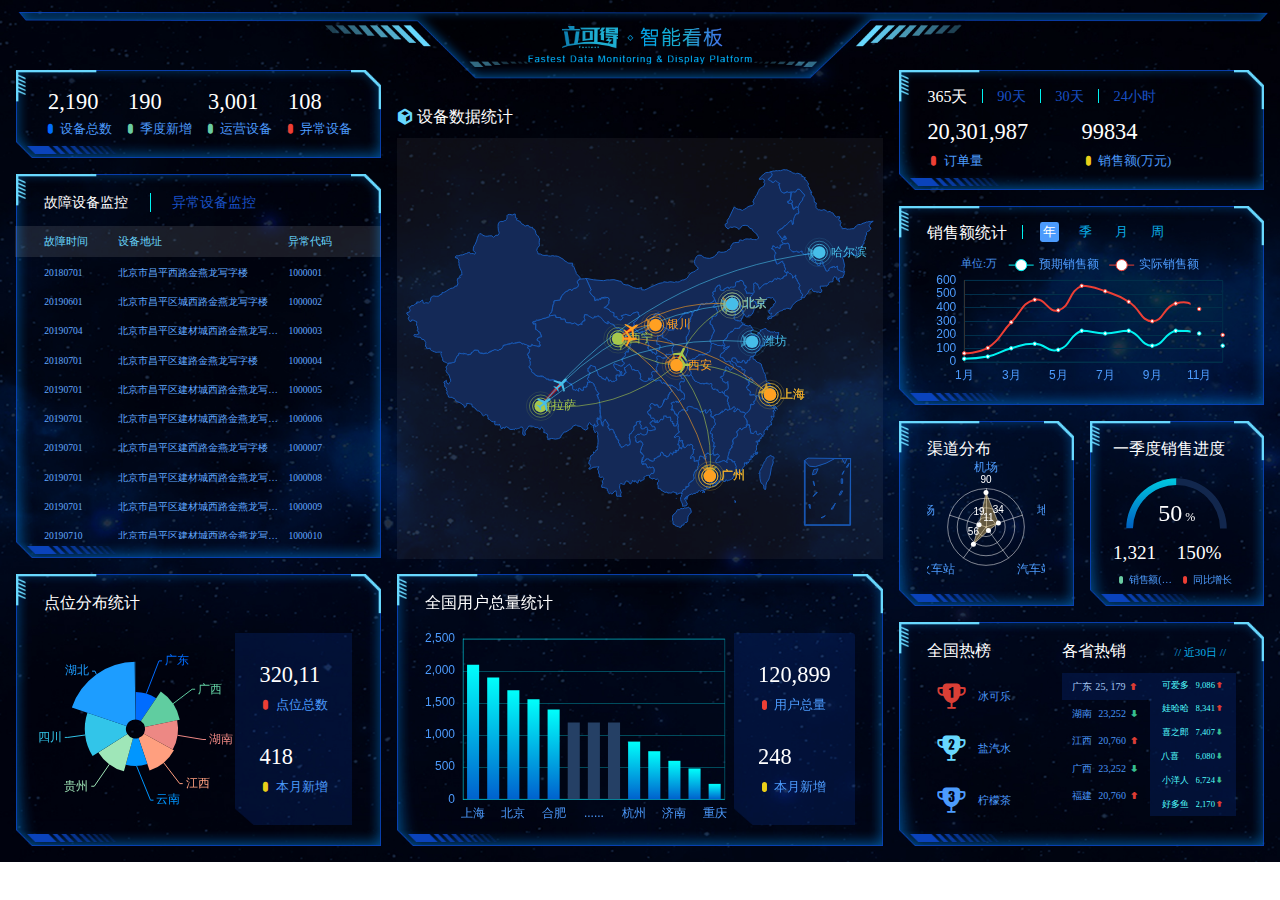
<file: index.html>
<!DOCTYPE html>
<html lang="en">

<head>
    <meta charset="UTF-8">
    <meta name="viewport" content="width=device-width, initial-scale=1.0">
    <title>Echarts</title>
    <link rel="stylesheet" href="./fonts/icomoon.css">
    <link rel="stylesheet" href="./css/index.css" />
    <script src="./js/echarts.min.js"></script>
    <script src="./js/flexiable.js"></script>
    <script src="./js/jquery.min.js"></script>
</head>

<body>
    <div class="viewport">
        <!-- 第 1 列 -->
        <div class="column">
            <!-- 概览模块 -->
            <div class="panel overview">
                <div class="inner">
                    <ul>
                        <li>
                            <h4>2,190</h4>
                            <span>
                                <i class="icon-dot" style="color: #006cff"></i>
                                设备总数
                            </span>
                        </li>
                        <li class="item">
                            <h4>190</h4>
                            <span>
                                <i class="icon-dot" style="color: #6acca3"></i>
                                季度新增
                            </span>
                        </li>
                        <li>
                            <h4>3,001</h4>
                            <span>
                                <i class="icon-dot" style="color: #6acca3"></i>
                                运营设备
                            </span>
                        </li>
                        <li>
                            <h4>108</h4>
                            <span>
                                <i class="icon-dot" style="color: #ed3f35"></i>
                                异常设备
                            </span>
                        </li>
                    </ul>
                </div>
            </div>
            <!-- 概览模块 -->

            <!-- 监控区域模块 -->
            <div class="panel monitor">
                <div class="inner">
                    <div class="tabs">
                        <a href="javascript:;" class="active">故障设备监控</a>
                        <a href="javascript:;">异常设备监控</a>
                    </div>
                    <div class="content" style="display: block;">
                        <div class="head">
                            <span class="col">故障时间</span>
                            <span class="col">设备地址</span>
                            <span class="col">异常代码</span>
                        </div>
                        <div class="marquee-view">
                            <div class="marquee">
                                <div class="row">
                                    <span class="col">20180701</span>
                                    <span class="col">北京市昌平西路金燕龙写字楼</span>
                                    <span class="col">1000001</span>
                                    <span class="icon-dot"></span>
                                </div>
                                <div class="row">
                                    <span class="col">20190601</span>
                                    <span class="col">北京市昌平区城西路金燕龙写字楼</span>
                                    <span class="col">1000002</span>
                                    <span class="icon-dot"></span>
                                </div>
                                <div class="row">
                                    <span class="col">20190704</span>
                                    <span class="col">北京市昌平区建材城西路金燕龙写字楼</span>
                                    <span class="col">1000003</span>
                                    <span class="icon-dot"></span>
                                </div>
                                <div class="row">
                                    <span class="col">20180701</span>
                                    <span class="col">北京市昌平区建路金燕龙写字楼</span>
                                    <span class="col">1000004</span>
                                    <span class="icon-dot"></span>
                                </div>
                                <div class="row">
                                    <span class="col">20190701</span>
                                    <span class="col">北京市昌平区建材城西路金燕龙写字楼</span>
                                    <span class="col">1000005</span>
                                    <span class="icon-dot"></span>
                                </div>
                                <div class="row">
                                    <span class="col">20190701</span>
                                    <span class="col">北京市昌平区建材城西路金燕龙写字楼</span>
                                    <span class="col">1000006</span>
                                    <span class="icon-dot"></span>
                                </div>
                                <div class="row">
                                    <span class="col">20190701</span>
                                    <span class="col">北京市昌平区建西路金燕龙写字楼</span>
                                    <span class="col">1000007</span>
                                    <span class="icon-dot"></span>
                                </div>
                                <div class="row">
                                    <span class="col">20190701</span>
                                    <span class="col">北京市昌平区建材城西路金燕龙写字楼</span>
                                    <span class="col">1000008</span>
                                    <span class="icon-dot"></span>
                                </div>
                                <div class="row">
                                    <span class="col">20190701</span>
                                    <span class="col">北京市昌平区建材城西路金燕龙写字楼</span>
                                    <span class="col">1000009</span>
                                    <span class="icon-dot"></span>
                                </div>
                                <div class="row">
                                    <span class="col">20190710</span>
                                    <span class="col">北京市昌平区建材城西路金燕龙写字楼</span>
                                    <span class="col">1000010</span>
                                    <span class="icon-dot"></span>
                                </div>
                            </div>
                        </div>
                    </div>
                    <div class="content">
                        <div class="head">
                            <span class="col">异常时间</span>
                            <span class="col">设备地址</span>
                            <span class="col">异常代码</span>
                        </div>
                        <div class="marquee-view">
                            <div class="marquee">
                                <div class="row">
                                    <span class="col">20190701</span>
                                    <span class="col">北京市昌平区建材城西路金燕龙写字楼</span>
                                    <span class="col">1000001</span>
                                    <span class="icon-dot"></span>
                                </div>
                                <div class="row">
                                    <span class="col">20190701</span>
                                    <span class="col">北京市昌平区建材城西路金燕龙写字楼</span>
                                    <span class="col">1000002</span>
                                    <span class="icon-dot"></span>
                                </div>
                                <div class="row">
                                    <span class="col">20190703</span>
                                    <span class="col">北京市昌平区建材城西路金燕龙写字楼</span>
                                    <span class="col">1000002</span>
                                    <span class="icon-dot"></span>
                                </div>
                                <div class="row">
                                    <span class="col">20190704</span>
                                    <span class="col">北京市昌平区建材城西路金燕龙写字楼</span>
                                    <span class="col">1000002</span>
                                    <span class="icon-dot"></span>
                                </div>
                                <div class="row">
                                    <span class="col">20190705</span>
                                    <span class="col">北京市昌平区建材城西路金燕龙写字楼</span>
                                    <span class="col">1000002</span>
                                    <span class="icon-dot"></span>
                                </div>
                                <div class="row">
                                    <span class="col">20190706</span>
                                    <span class="col">北京市昌平区建材城西路金燕龙写字楼</span>
                                    <span class="col">1000002</span>
                                    <span class="icon-dot"></span>
                                </div>
                                <div class="row">
                                    <span class="col">20190707</span>
                                    <span class="col">北京市昌平区建材城西路金燕龙写字楼</span>
                                    <span class="col">1000002</span>
                                    <span class="icon-dot"></span>
                                </div>
                                <div class="row">
                                    <span class="col">20190708</span>
                                    <span class="col">北京市昌平区建材城西路金燕龙写字楼</span>
                                    <span class="col">1000002</span>
                                    <span class="icon-dot"></span>
                                </div>
                                <div class="row">
                                    <span class="col">20190709</span>
                                    <span class="col">北京市昌平区建材城西路金燕龙写字楼</span>
                                    <span class="col">1000002</span>
                                    <span class="icon-dot"></span>
                                </div>
                                <div class="row">
                                    <span class="col">20190710</span>
                                    <span class="col">北京市昌平区建材城西路金燕龙写字楼</span>
                                    <span class="col">1000002</span>
                                    <span class="icon-dot"></span>
                                </div>
                            </div>
                        </div>
                    </div>
                </div>
            </div>
            <!-- 监控区域模块 -->

            <!-- 点位分布统计模块 -->
            <div class="point panel">
                <div class="inner">
                    <h3>点位分布统计</h3>
                    <div class="chart">
                        <div class="pie"></div>
                        <div class="data">
                            <div class="item">
                                <h4>320,11</h4>
                                <span>
                                    <i class="icon-dot" style="color: #ed3f35"></i>
                                    点位总数
                                </span>
                            </div>
                            <div class="item">
                                <h4>418</h4>
                                <span>
                                    <i class="icon-dot" style="color: #eacf19"></i>
                                    本月新增
                                </span>
                            </div>
                        </div>
                    </div>
                </div>
            </div>
            <!-- 点位分布统计模块 -->
        </div>

        <!-- 第 2 列 -->
        <div class="column">
            <!-- 地图 -->
            <div class="map">
                <h3>
                    <span class="icon-cube"></span>
                    设备数据统计
                </h3>
                <div class="chart">
                    <div class="geo"></div>
                </div>
            </div>
            <!-- 用户统计模块 -->
            <div class="users panel">
                <div class="inner">
                    <h3>全国用户总量统计</h3>
                    <div class="chart">
                        <div class="bar"></div>
                        <div class="data">
                            <div class="item">
                                <h4>120,899</h4>
                                <span>
                                    <i class="icon-dot" style="color: #ed3f35"></i>
                                    用户总量
                                </span>
                            </div>
                            <div class="item">
                                <h4>248</h4>
                                <span>
                                    <i class="icon-dot" style="color: #eacf19"></i>
                                    本月新增
                                </span>
                            </div>
                        </div>
                    </div>
                </div>
            </div>
        </div>

        <!-- 第 3 列 -->
        <div class="column">
            <!-- 订单 -->
            <div class="order panel">
                <div class="inner">
                    <!-- 筛选 -->
                    <div class="filter">
                        <a href="javascript:;" class="active">365天</a>
                        <a href="javascript:;">90天</a>
                        <a href="javascript:;">30天</a>
                        <a href="javascript:;">24小时</a>
                    </div>
                    <!-- 数据 -->
                    <div class="data">
                        <div class="item">
                            <h4>20,301,987</h4>
                            <span>
                                <i class="icon-dot" style="color: #ed3f35;"></i>
                                订单量
                            </span>
                        </div>
                        <div class="item">
                            <h4>99834</h4>
                            <span>
                                <i class="icon-dot" style="color: #eacf19;"></i>
                                销售额(万元)
                            </span>
                        </div>
                    </div>
                </div>
            </div>

            <!-- 销售统计 -->
            <div class="sales panel">
                <div class="inner">
                    <div class="caption">
                        <h3>销售额统计</h3>
                        <a href="javascript:;" class="active" data-type="year">年</a>
                        <a href="javascript:;" data-type="quarter">季</a>
                        <a href="javascript:;" data-type="month">月</a>
                        <a href="javascript:;" data-type="week">周</a>
                    </div>
                    <div class="chart">
                        <div class="label">单位:万</div>
                        <div class="line"></div>
                    </div>
                </div>
            </div>

            <!-- 渠道分布以及季度销售模块 -->
            <div class="wrap">
                <div class="channel panel">
                    <div class="inner">
                        <h3>渠道分布</h3>
                        <div class="data">
                            <div class="radar"></div>
                        </div>
                    </div>
                </div>
                <!-- 销售进度模块 -->
                <div class="quarter panel">
                    <div class="inner">
                        <h3>一季度销售进度</h3>
                        <div class="chart">
                            <div class="box">
                                <div class="gauge"></div>
                                <div class="label">50<small> %</small></div>
                            </div>
                            <div class="data">
                                <div class="item">
                                    <h4>1,321</h4>
                                    <span>
                                        <i class="icon-dot" style="color: #6acca3"></i>
                                        销售额(万元)
                                    </span>
                                </div>
                                <div class="item">
                                    <h4>150%</h4>
                                    <span>
                                        <i class="icon-dot" style="color: #ed3f35"></i>
                                        同比增长
                                    </span>
                                </div>
                            </div>
                        </div>
                    </div>
                </div>
            </div>

            <!-- 全国热榜模块 -->
            <div class="top panel">
                <div class="inner">
                    <div class="all">
                        <h3>全国热榜</h3>
                        <ul>
                            <li>
                                <i class="icon-cup1" style="color: #d93f36;"></i>
                                冰可乐
                            </li>
                            <li>
                                <i class="icon-cup2" style="color: #68d8fe;"></i>
                                盐汽水
                            </li>
                            <li>
                                <i class="icon-cup3" style="color: #4c9bfd;"></i>
                                柠檬茶
                            </li>
                        </ul>
                    </div>
                    <div class="province">
                        <h3>各省热销 <i class="date">// 近30日 //</i></h3>
                        <div class="data">
                            <ul class="sup">
                            </ul>
                            <ul class="sub">
                            </ul>
                        </div>
                    </div>
                </div>
            </div>
        </div>
    </div>

    <script src="js/index.js"></script>
    <script src="js/china.js"></script>
    <script src="js/myMap.js"></script>
</body>

</html>
</file>
<file: fonts/icomoon.css>
@font-face {
  font-family: 'icomoon';
  src:  url('icomoon.eot');
  src:  url('icomoon.eot#iefix') format('embedded-opentype'),
    url('icomoon.ttf') format('truetype'),
    url('icomoon.woff') format('woff'),
    url('icomoon.svg#icomoon') format('svg');
  font-weight: normal;
  font-style: normal;
}

[class^="icon-"], [class*=" icon-"] {
  /* use !important to prevent issues with browser extensions that change fonts */
  font-family: 'icomoon' !important;
  speak: none;
  font-style: normal;
  font-weight: normal;
  font-variant: normal;
  text-transform: none;
  line-height: 1;

  /* Better Font Rendering =========== */
  -webkit-font-smoothing: antialiased;
  -moz-osx-font-smoothing: grayscale;
}

.icon-dot:before {
  content: "\e900";
}
.icon-cup1:before {
  content: "\e901";
}
.icon-cup2:before {
  content: "\e902";
}
.icon-cup3:before {
  content: "\e903";
}
.icon-clock:before {
  content: "\e904";
}
.icon-down:before {
  content: "\e905";
}
.icon-cube:before {
  content: "\e906";
}
.icon-plane:before {
  content: "\e907";
}
.icon-train:before {
  content: "\e908";
}
.icon-bus:before {
  content: "\e909";
}
.icon-bag:before {
  content: "\e90a";
}
.icon-up:before {
  content: "\e90b";
}
</file>
<file: css/index.css>
/*清除元素默认的内外边距  */
* {
    margin: 0;
    padding: 0;
    box-sizing: border-box;
  }
  /*让所有斜体 不倾斜*/
  em,
  i {
    font-style: normal;
  }
  /*去掉列表前面的小点*/
  li {
    list-style: none;
  }
  /*图片没有边框   去掉图片底侧的空白缝隙*/
  img {
    border: 0; /*ie6*/
    vertical-align: middle;
  }
  /*让button 按钮 变成小手*/
  button {
    cursor: pointer;
  }
  /*取消链接的下划线*/
  a {
    color: #666;
    text-decoration: none;
  }
  
  a:hover {
    color: #e33333;
  }

  h4 {
    font-weight: 400;
  }

  body {
    background: url(../images/bg.jpg) no-repeat 0 0 / cover;
    /* background-size: cover; */
  }
  /* // 实现rem适配 */
  @media screen and (max-width: 1024px) {
    html {
      font-size: 42.66px !important;
    }
  }
  
  @media screen and (min-width: 1920px) {
    html {
      font-size: 80px !important;
    }
  }

/* 父容器 */
.viewport {
    display: flex;
    min-width: 1024px;
    max-width: 1920px;
    margin: 0 auto;
    padding: 1.1rem 0.25rem 0;
    background: url(../images/logo.png) no-repeat 0 0 / contain;
    min-height: 780px;
  }

.viewport .column {
    flex: 3;
}

/* 地图列较宽 */
.viewport .column:nth-child(2) {
    flex: 4;
    margin: 0.4rem 0.25rem 0;
}


/* 公共面板样式 ,所有带边框图片的都可以复用*/
.panel{
    position: relative;
    border:15px solid transparent;
    border-width: 0.6375rem 0.475rem 0.25rem 1.65rem;
    border-image-source:url(../images/border.png);
    border-image-slice:51 38 20 132;
    margin-bottom:0.25rem;
}

/* 面板内部盒子样式，所有面板内部盒子都可以复用*/
.inner {
    position: absolute;
    top: -0.6375rem ;
    left: -1.65rem;
    right: -0.475rem;
    bottom: -0.25rem ;
    padding: 0.3rem 0.45rem;
    /* background: red; */
    /* height: 100px; */
}

.panel h3 {
    font-size: 0.25rem;
    color: #fff;
    font-weight: 400;
  }

.overview {
    height: 1.375rem;
  }

.overview ul {
  display: flex;
  justify-content: space-between;
}

.overview ul li h4 {
    font-size: 0.35rem;
    color: #fff;
    margin: 0 0 0.1rem 0.06rem;
  }
  .overview ul li span {
    font-size: 0.2rem;
    color: #4c9bfd;
  }

/* 监控模块 */
/* 监控区域模块制作 */
.monitor {
    height: 6rem;
  }
  .monitor .inner {
    padding: 0.3rem 0;
    display: flex;
    flex-direction: column;
  }
  .monitor .tabs {
    padding: 0 0.45rem;
    margin-bottom: 0.225rem;
    display: flex;
  }
  .monitor .tabs a {
    color: #1950c4;
    font-size: 0.225rem;
    padding: 0 0.3375rem;
  }
  .monitor .tabs a:first-child {
    padding-left: 0;
    border-right: 0.025rem solid #00f2f1;
  }
  .monitor .tabs a.active {
    color: #fff;
  }
  .monitor .content {
    position: relative;
    flex: 1;
    display: none;
  }
  .monitor .head {
    display: flex;
    justify-content: space-between;
    line-height: 1.05;
    background-color: rgba(255, 255, 255, 0.1);
    padding: 0.15rem 0.45rem;
    color: #68d8fe;
    font-size: 0.175rem;
  }

  /* 问题是marquee高度没有，超出部分全部hidden了 */

  .monitor .marquee-view {
    position: absolute;
    top: 0.5rem;
    bottom: 0;
    width: 100%;
    overflow: hidden;
  }
  
  .monitor .row {
    display: flex;
    justify-content: space-between;
    line-height: 1.05;
    font-size: 0.15rem;
    color: #61a8ff;
    padding: 0.15rem 0.45rem;
  }
  .monitor .row .icon-dot {
    position: absolute;
    left: 0.2rem;
    opacity: 0;
  }
  .monitor .row:hover {
    background-color: rgba(255, 255, 255, 0.1);
    color: #68d8fe;
  }
  .monitor .row:hover .icon-dot {
    opacity: 1;
  }
  .monitor .col:first-child {
    width: 1rem;
  }
  .monitor .col:nth-child(2) {
    width: 2.5rem;
    white-space: nowrap;
    text-overflow: ellipsis;
    overflow: hidden;
  }
  .monitor .col:nth-child(3) {
    width: 1rem;
  }


  /* 通过CSS3动画滚动marquee */
  .marquee-view .marquee {
    animation: move 15s linear infinite;
  }
  @keyframes move {
    0% {
    }
    100% {
      transform: translateY(-50%);
    }
  }
  /* 3.鼠标经过marquee 就停止动画 */
  .marquee-view .marquee:hover {
    animation-play-state: paused;
  }


/* 点位监控模块 */
/* 点位 */
.point {
    height: 4.25rem;
  }
  .point .chart {
    display: flex;
    margin-top: 0.3rem;
    justify-content: space-between;
  }
  .point .pie {
    width: 3.9rem;
    height: 3rem;
    margin-left: -0.125rem;
    /* background-color: pink; */
  }
  .point .data {
    display: flex;
    flex-direction: column;
    justify-content: space-between;
    width: 2.1rem;
    padding: .45rem .375rem;
    box-sizing: border-box;
    background-image: url(../images/rect.png);
    background-size: cover;
  }
  .point h4 {
    margin-bottom: 0.15rem;
    font-size: .35rem;
    color: #fff;
  }
  .point span {
    display: block;
    color: #4c9bfd;
    font-size: .2rem;
  }


/* 第二列 */
/* 地图  */
.map {
    height: 7.225rem;
    margin-bottom: 0.25rem;
    display: flex;
    flex-direction: column;
  }
  .map h3 {
    line-height: 1;
    padding: 0.2rem 0;
    margin: 0;
    font-size: 0.25rem;
    color: #fff;
    font-weight: 400;
  }
  .map .icon-cube {
    color: #68d8fe;
  }
  .map .chart {
    flex: 1;
    background-color: rgba(255, 255, 255, 0.05);
  }
  .map .geo {
    width: 100%;
    height: 100%;
  }


  /* 用户统计模块 */
.users {
    height: 4.25rem;
    display: flex;
  }
  .users .chart {
    display: flex;
    margin-top: 0.3rem;
  }
  .users .bar {
    width: 7.35rem;
    height: 3rem;
  }
  .users .data {
    display: flex;
    flex-direction: column;
    justify-content: space-between;
    width: 2.1rem;
    padding: 0.45rem 0.375rem;
    box-sizing: border-box;
    background-image: url(../images/rect.png);
    background-size: cover;
  }
  .users h4 {
    margin-bottom: 0.15rem;
    font-size: 0.35rem;
    color: #fff;
  }
  .users span {
    display: block;
    color: #4c9bfd;
    font-size: 0.2rem;
  }

  /* 订单模块制作 */
.order {
    height: 1.875rem;
  }
  .order .filter {
    display: flex;
  }
  .order .filter a {
    display: block;
    height: 0.225rem;
    line-height: 1;
    padding: 0 0.225rem;
    color: #1950c4;
    font-size: 0.225rem;
    border-right: 0.025rem solid #00f2f1;
  }
  .order .filter a:first-child {
    padding-left: 0;
  }
  .order .filter a:last-child {
    border-right: none;
  }
  .order .filter a.active {
    color: #fff;
    font-size: 0.25rem;
  }
  .order .data {
    display: flex;
    margin-top: 0.25rem;
  }
  .order .item {
    width: 50%;
  }
  .order h4 {
    font-size: 0.35rem;
    color: #fff;
    margin-bottom: 0.125rem;
  }
  .order span {
    display: block;
    color: #4c9bfd;
    font-size: 0.2rem;
  }


  /* 销售区域 */
.sales {
    height: 3.1rem;
  }
  .sales .caption {
    display: flex;
    line-height: 1;
  }
  .sales h3 {
    height: 0.225rem;
    padding-right: 0.225rem;
    border-right: 0.025rem solid #00f2f1;
  }
  .sales a {
    padding: 0.05rem;
    font-size: 0.2rem;
    margin: -0.0375rem 0 0 0.2625rem;
    border-radius: 0.0375rem;
    color: #0bace6;
  }
  .sales a.active {
    background-color: #4c9bfd;
    color: #fff;
  }
  .sales .inner {
    display: flex;
    flex-direction: column;
  }
  .sales .chart {
    flex: 1;
    padding-top: 0.1875rem;
    position: relative;
  }
  .sales .label {
    position: absolute;
    left: 0.525rem;
    top: 0.225rem;
    color: #4996f5;
    font-size: 0.175rem;
  }
  .sales .line {
    width: 100%;
    height: 100%;
     /* background-color: #fff; */
  }

  
/* 渠道分布以及季度销售模块 */
.wrap {
    display: flex;
  }
  .channel,
  .quarter {
    flex: 1;
    height: 2.9rem;
  }
  .channel {
    margin-right: 0.25rem;
  }
  .channel .data {
    overflow: hidden;
  }
  .channel .data .radar {
    height: 2.1rem;
    width: 100%;
  }
  .channel h4 {
    color: #fff;
    font-size: 0.4rem;
    margin-bottom: 0.0625rem;
  }
  .channel small {
    font-size: 50%;
  }
  .channel span {
    display: block;
    color: #4c9bfd;
    font-size: 0.175rem;
  }
  /* 季度区块 */
  .quarter .inner {
    display: flex;
    flex-direction: column;
    margin: 0 -0.075rem;
  }
  .quarter .chart {
    flex: 1;
    padding-top: 0.225rem;
  }
  .quarter .box {
    position: relative;
  }
  .quarter .label {
    transform: translate(-50%, -30%);
    color: #fff;
    font-size: 0.375rem;
    position: absolute;
    left: 50%;
    top: 50%;
  }
  .quarter .label small {
    font-size: 50%;
  }
  .quarter .gauge {
    height: 1.05rem;
  }
  .quarter .data {
    display: flex;
    justify-content: space-between;
  }
  .quarter .item {
    width: 50%;
  }
  .quarter h4 {
    color: #fff;
    font-size: 0.3rem;
    margin-bottom: 0.125rem;
  }
  .quarter span {
    display: block;
    width: 100%;
    white-space: nowrap;
    text-overflow: ellipsis;
    overflow: hidden;
    color: #4c9bfd;
    font-size: 0.175rem;
  }
  /* 全国热榜模块制作 */
  /* 排行榜 */
  .top {
    height: 3.5rem;
  }
  .top .inner {
    display: flex;
  }
  .top .all {
    display: flex;
    flex-direction: column;
    width: 2.1rem;
    color: #4c9bfd;
    font-size: 0.175rem;
    vertical-align: middle;
  }
  .top .all ul {
    padding-left: 0.15rem;
    margin-top: 0.15rem;
    flex: 1;
    display: flex;
    flex-direction: column;
    justify-content: space-around;
  }
  .top .all li {
    overflow: hidden;
  }
  .top .all [class^="icon-"] {
    font-size: 0.45rem;
    vertical-align: middle;
    margin-right: 0.15rem;
  }
  .top .province {
    flex: 1;
    display: flex;
    flex-direction: column;
    color: #fff;
  }
  .top .province i {
    padding: 0 0.15rem;
    margin-top: 0.0625rem;
    float: right;
    font-style: normal;
    font-size: 0.175rem;
    color: #0bace6;
  }
  .top .province s {
    display: inline-block;
    transform: scale(0.8);
    text-decoration: none;
  }
  .top .province .icon-up {
    color: #dc3c33;
  }
  .top .province .icon-down {
    color: #36be90;
  }
  .top .province .data {
    flex: 1;
    display: flex;
    margin-top: 0.175rem;
  }
  .top .province ul {
    flex: 1;
    line-height: 1;
    margin-bottom: 0.175rem;
  }
  .top .province ul li {
    display: flex;
    justify-content: space-between;
  }
  .top .province ul span {
    display: block;
    overflow: hidden;
    white-space: nowrap;
    text-overflow: ellipsis;
  }
  .top .province ul.sup {
    font-size: 0.175rem;
  }
  .top .province ul.sup li {
    color: #4995f4;
    padding: 0.15rem;
  }
  .top .province ul.sup li.active {
    color: #a3c6f2;
    background-color: rgba(10, 67, 188, 0.2);
  }
  .top .province ul.sub {
    display: flex;
    flex-direction: column;
    justify-content: space-around;
    font-size: 0.15rem;
    background-color: rgba(10, 67, 188, 0.2);
  }
  .top .province ul.sub li {
    color: #52ffff;
    padding: 0.125rem 0.175rem;
  }
  .clock {
    position: absolute;
    top: -0.45rem;
    right: 0.5rem;
    font-size: 0.25rem;
    color: #0bace6;
  }
  .clock i {
    margin-right: 5px;
    font-size: 0.25rem;
  }
  @media screen and (max-width: 1600px) {
    .top span {
      transform: scale(0.9);
    }
    .top .province ul.sup li {
      padding: 0.125rem 0.15rem;
    }
    .top .province ul.sub li {
      padding: 0.0625rem 0.15rem;
    }
    .quarter span {
      transform: scale(0.9);
    }
  }
</file>
